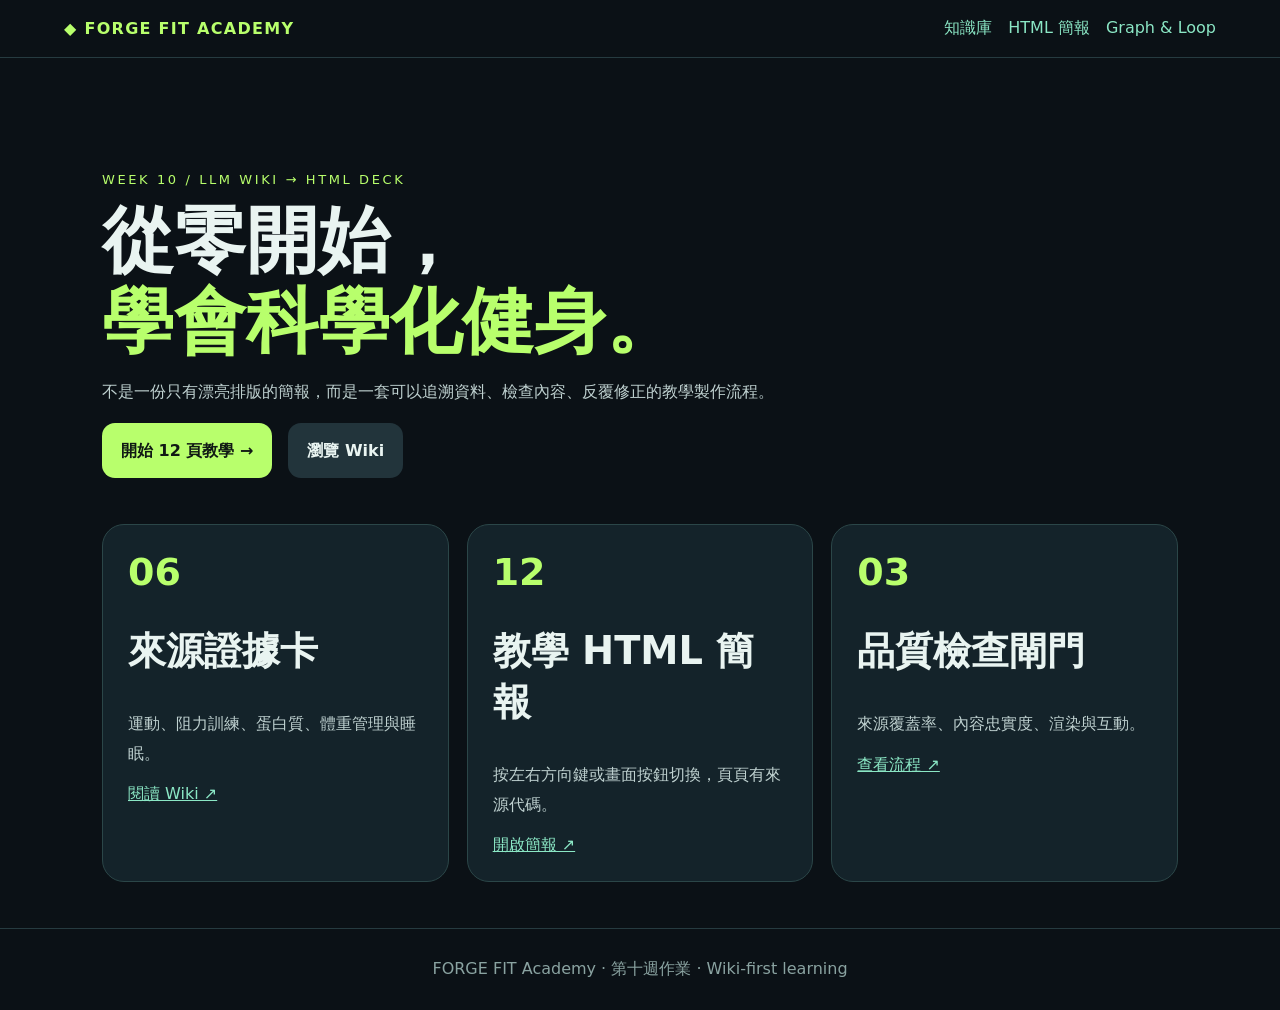
<file: index.html>
<!doctype html><html lang="zh-Hant"><head><meta charset="utf-8"><meta name="viewport" content="width=device-width,initial-scale=1"><title>FORGE FIT Academy｜第十週作業</title><link rel="stylesheet" href="assets/style.css"></head><body><header><a class="brand" href="index.html">◆ FORGE FIT ACADEMY</a><nav><a href="wiki/index.html">知識庫</a>　<a href="slides/deck.html">HTML 簡報</a>　<a href="workflow/report.html">Graph & Loop</a></nav></header><main class="wrap"><div class="hero"><span class="eyebrow">WEEK 10 / LLM WIKI → HTML DECK</span><h1>從零開始，<br><span style="color:#b8ff6c">學會科學化健身。</span></h1><p>不是一份只有漂亮排版的簡報，而是一套可以追溯資料、檢查內容、反覆修正的教學製作流程。</p><p><a class="btn" href="slides/deck.html">開始 12 頁教學 →</a>　<a class="btn secondary" href="wiki/index.html">瀏覽 Wiki</a></p></div><div class="grid"><article class="card"><div class="stat">06</div><h2>來源證據卡</h2><p>運動、阻力訓練、蛋白質、體重管理與睡眠。</p><a href="wiki/index.html">閱讀 Wiki ↗</a></article><article class="card"><div class="stat">12</div><h2>教學 HTML 簡報</h2><p>按左右方向鍵或畫面按鈕切換，頁頁有來源代碼。</p><a href="slides/deck.html">開啟簡報 ↗</a></article><article class="card"><div class="stat">03</div><h2>品質檢查閘門</h2><p>來源覆蓋率、內容忠實度、渲染與互動。</p><a href="workflow/report.html">查看流程 ↗</a></article></div></main><footer>FORGE FIT Academy · 第十週作業 · Wiki-first learning</footer></body></html>
</file>
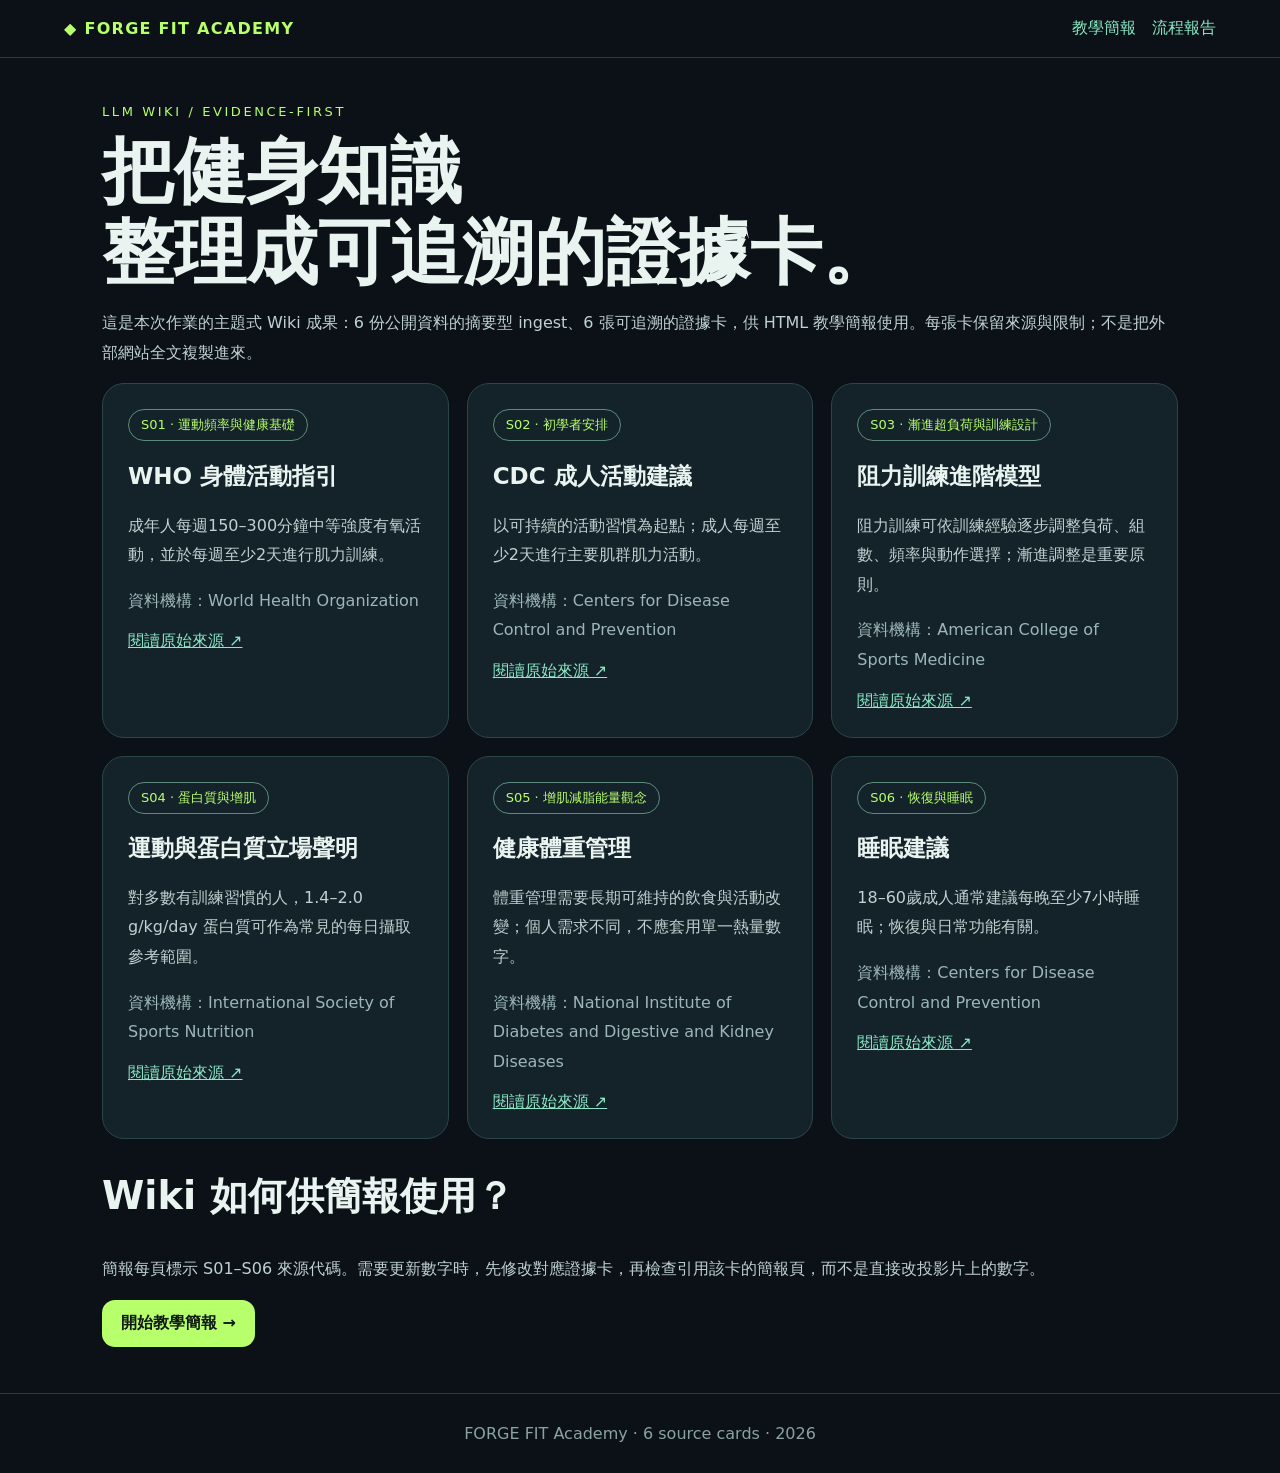
<file: wiki/index.html>
<!doctype html><html lang="zh-Hant"><head><meta charset="utf-8"><meta name="viewport" content="width=device-width,initial-scale=1"><title>FORGE FIT Wiki｜健身知識庫</title><link rel="stylesheet" href="../assets/style.css"></head><body><header><a class="brand" href="../index.html">◆ FORGE FIT ACADEMY</a><nav><a href="../slides/deck.html">教學簡報</a>　<a href="../workflow/report.html">流程報告</a></nav></header><main class="wrap"><div class="eyebrow">LLM WIKI / EVIDENCE-FIRST</div><h1>把健身知識<br>整理成可追溯的證據卡。</h1><p>這是本次作業的主題式 Wiki 成果：6 份公開資料的摘要型 ingest、6 張可追溯的證據卡，供 HTML 教學簡報使用。每張卡保留來源與限制；不是把外部網站全文複製進來。</p><div class="grid"><article class="card" id="S01"><span class="pill">S01 · 運動頻率與健康基礎</span><h2 style="font-size:23px">WHO 身體活動指引</h2><p>成年人每週150–300分鐘中等強度有氧活動，並於每週至少2天進行肌力訓練。</p><p class="muted">資料機構：World Health Organization</p><a href="https://www.who.int/publications/i/item/9789240015128" target="_blank" rel="noopener">閱讀原始來源 ↗</a></article><article class="card" id="S02"><span class="pill">S02 · 初學者安排</span><h2 style="font-size:23px">CDC 成人活動建議</h2><p>以可持續的活動習慣為起點；成人每週至少2天進行主要肌群肌力活動。</p><p class="muted">資料機構：Centers for Disease Control and Prevention</p><a href="https://www.cdc.gov/physical-activity-basics/adults/index.html" target="_blank" rel="noopener">閱讀原始來源 ↗</a></article><article class="card" id="S03"><span class="pill">S03 · 漸進超負荷與訓練設計</span><h2 style="font-size:23px">阻力訓練進階模型</h2><p>阻力訓練可依訓練經驗逐步調整負荷、組數、頻率與動作選擇；漸進調整是重要原則。</p><p class="muted">資料機構：American College of Sports Medicine</p><a href="https://pubmed.ncbi.nlm.nih.gov/19204579/" target="_blank" rel="noopener">閱讀原始來源 ↗</a></article><article class="card" id="S04"><span class="pill">S04 · 蛋白質與增肌</span><h2 style="font-size:23px">運動與蛋白質立場聲明</h2><p>對多數有訓練習慣的人，1.4–2.0 g/kg/day 蛋白質可作為常見的每日攝取參考範圍。</p><p class="muted">資料機構：International Society of Sports Nutrition</p><a href="https://pmc.ncbi.nlm.nih.gov/articles/PMC5598028/" target="_blank" rel="noopener">閱讀原始來源 ↗</a></article><article class="card" id="S05"><span class="pill">S05 · 增肌減脂能量觀念</span><h2 style="font-size:23px">健康體重管理</h2><p>體重管理需要長期可維持的飲食與活動改變；個人需求不同，不應套用單一熱量數字。</p><p class="muted">資料機構：National Institute of Diabetes and Digestive and Kidney Diseases</p><a href="https://www.niddk.nih.gov/health-information/weight-management/adult-overweight-obesity" target="_blank" rel="noopener">閱讀原始來源 ↗</a></article><article class="card" id="S06"><span class="pill">S06 · 恢復與睡眠</span><h2 style="font-size:23px">睡眠建議</h2><p>18–60歲成人通常建議每晚至少7小時睡眠；恢復與日常功能有關。</p><p class="muted">資料機構：Centers for Disease Control and Prevention</p><a href="https://www.cdc.gov/sleep/about/index.html" target="_blank" rel="noopener">閱讀原始來源 ↗</a></article></div><h2>Wiki 如何供簡報使用？</h2><p>簡報每頁標示 S01–S06 來源代碼。需要更新數字時，先修改對應證據卡，再檢查引用該卡的簡報頁，而不是直接改投影片上的數字。</p><a class="btn" href="../slides/deck.html">開始教學簡報 →</a></main><footer>FORGE FIT Academy · 6 source cards · 2026</footer></body></html>
</file>
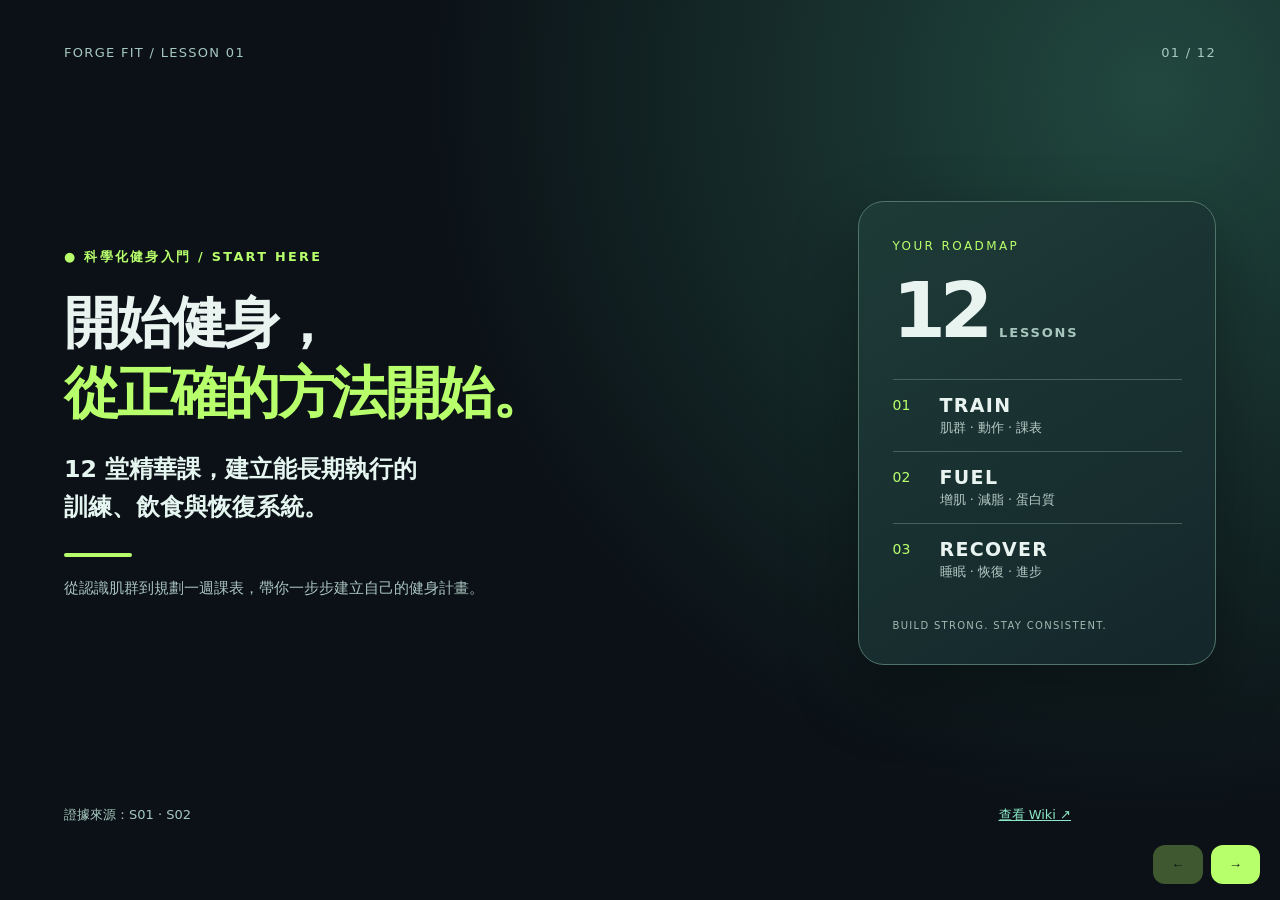
<file: slides/deck.html>
<!doctype html><html lang="zh-Hant"><head><meta charset="utf-8"><meta name="viewport" content="width=device-width,initial-scale=1"><title>FORGE FIT Academy｜12 頁健身教學簡報</title><style>
:root{--bg:#0b1116;--card:#16272b;--line:#33514e;--mint:#b8ff6c;--white:#e9f4f1;--muted:#b7cfcc}*{box-sizing:border-box}html,body{margin:0;height:100%}body{background:var(--bg);color:var(--white);font-family:Inter,"Noto Sans TC",system-ui,sans-serif;overflow:hidden}a{color:#8be7c5}.slide{display:none;min-height:100dvh;height:100dvh;padding:clamp(20px,3.2vw,46px) clamp(20px,5vw,82px) 72px;flex-direction:column;background:radial-gradient(circle at 90% 10%,#21483f,#0b1116 52%)}.slide.active{display:flex}.top,.bottom{display:flex;justify-content:space-between;gap:12px;color:#a6c8bf;font-size:13px;letter-spacing:.1em}.bottom{letter-spacing:0;align-items:center;padding-right:145px}.content{flex:1;min-height:0;display:flex;flex-direction:column;justify-content:center;max-width:1250px;width:100%;margin:auto}.eyebrow{font-size:12px;color:var(--mint);letter-spacing:.18em}.slide h1{font-size:clamp(30px,4.1vw,60px);line-height:1.12;margin:10px 0 8px}.slide h2{font-size:clamp(17px,1.9vw,25px);font-weight:600;color:var(--mint);margin:0 0 22px}.slide p{line-height:1.55}.tiles{display:grid;gap:13px}.tiles.three{grid-template-columns:repeat(3,minmax(0,1fr))}.tiles article,.compare article,.progression>div:not(.arrow),.calculator,.quiz{border:1px solid var(--line);background:var(--card);border-radius:17px;padding:clamp(14px,1.8vw,25px)}.tiles h3,.compare h3{color:var(--mint);font-size:clamp(18px,1.8vw,25px);margin:5px 0 8px}.tiles p,.compare li{color:var(--white);font-size:clamp(15px,1.4vw,19px);margin:0}.tiles small{color:#9cb8b1}.emoji{font-size:26px}.takeaway{background:#21382f;border-left:4px solid var(--mint);padding:13px 17px;border-radius:8px;font-size:clamp(14px,1.4vw,18px);margin:16px 0 0}.hero-metrics{display:flex;gap:16px}.hero-metrics>div{flex:1;border:1px solid var(--line);background:var(--card);padding:24px;border-radius:17px;display:flex;flex-direction:column}.hero-metrics b{font-size:clamp(34px,4vw,65px);color:var(--mint)}.hero-metrics span{font-size:20px}.compare{display:grid;grid-template-columns:1fr 1fr;gap:16px}.compare ul{padding-left:23px;line-height:2;margin-bottom:0}.tag{color:#9fe7cf;font-size:12px;letter-spacing:.1em}.progression{display:flex;align-items:stretch;gap:12px}.progression>div:not(.arrow){flex:1;display:flex;flex-direction:column;gap:15px}.progression span{color:#a6c8bf}.progression b{font-size:clamp(20px,2.5vw,33px);color:var(--mint)}.progression small{color:var(--muted)}.arrow{align-self:center;font-size:25px;color:var(--mint)}.week{display:grid;grid-template-columns:repeat(7,minmax(0,1fr));gap:9px}.week>div{background:var(--card);border:1px solid var(--line);border-radius:14px;padding:15px 8px;min-height:135px;display:flex;flex-direction:column;gap:20px;text-align:center}.week b{color:var(--mint)}.week span{font-size:16px}.calculator label{display:block;color:var(--mint);margin-bottom:12px}.calc-row{display:flex;gap:24px;align-items:center}.calculator input{width:160px;background:#0b1116;color:var(--white);border:1px solid #86b5a3;border-radius:10px;padding:13px;font-size:25px}.result{display:flex;flex-direction:column;gap:6px}.result strong{font-size:clamp(25px,3vw,42px);color:var(--mint)}.result small{color:var(--muted)}.calculator p{font-size:15px;color:var(--muted)}.question{font-size:clamp(20px,2vw,28px);margin:0 0 20px}.answers{display:flex;gap:12px;flex-wrap:wrap}.answers button{background:#263e3b;color:var(--white);border:1px solid #678b80;border-radius:12px;padding:15px 20px;font-size:16px;cursor:pointer}.answers button:hover{border-color:var(--mint)}#quiz-feedback{color:var(--mint)}.checklist{display:grid;grid-template-columns:1fr 1fr;gap:15px}.checklist label{padding:22px;background:var(--card);border:1px solid var(--line);border-radius:14px;font-size:clamp(16px,1.7vw,22px);cursor:pointer}.checklist input{accent-color:#b8ff6c;transform:scale(1.25);margin-right:12px}.controls{position:fixed;right:20px;bottom:16px;display:flex;gap:8px}.controls button{border:0;border-radius:12px;padding:12px 18px;background:var(--mint);color:#101914;font-weight:800;cursor:pointer}.controls button:disabled{opacity:.3}button:focus-visible,a:focus-visible,input:focus-visible{outline:3px solid white;outline-offset:3px}
@media(max-width:800px){.slide{overflow-y:auto;padding:18px 17px 78px}.content{justify-content:flex-start;padding-top:25px;flex:0 0 auto}.slide h1{font-size:clamp(29px,7vw,43px)}.slide h2{font-size:17px;margin-bottom:16px}.tiles.three{grid-template-columns:repeat(2,minmax(0,1fr))}.tiles article{padding:13px}.tiles p,.compare li{font-size:15px}.compare{grid-template-columns:1fr}.compare ul{line-height:1.65}.week{grid-template-columns:repeat(2,minmax(0,1fr))}.week>div{min-height:65px;gap:8px}.progression{flex-direction:column}.arrow{transform:rotate(90deg)}.checklist{grid-template-columns:1fr}.bottom{padding-right:0;margin-top:auto;padding-top:20px;font-size:11px}.calc-row{flex-direction:column;align-items:flex-start}.hero-metrics>div{padding:12px}.hero-metrics span{font-size:15px}.controls{bottom:9px}.slide .takeaway{font-size:14px}}
@media(max-width:380px){.tiles.three{grid-template-columns:1fr}.top{font-size:10px}}
@media print{body{overflow:visible}.slide,.slide.active{display:flex;height:100vh;break-after:page;overflow:hidden}.controls{display:none}}

/* Layout refinement v2: stronger hierarchy, consistent alignment and breathing room */
.slide{padding-top:clamp(28px,3.5vw,58px);padding-bottom:76px}.slide .content{max-width:1330px}.slide:not(.cover) .content{justify-content:center}.slide:not(.cover) h1{font-size:clamp(32px,3.65vw,57px);letter-spacing:-.025em;margin-bottom:15px}.slide:not(.cover) h2{max-width:1100px;line-height:1.4;margin-bottom:25px}.slide:not(.cover) .eyebrow{font-weight:700;margin-bottom:6px}.tiles article,.compare article{box-shadow:0 12px 28px #00000015}.takeaway{max-width:1180px}.cover .content{justify-content:center}.cover-layout{display:grid;grid-template-columns:minmax(0,1.35fr) minmax(310px,.65fr);gap:clamp(30px,4vw,75px);align-items:center;width:100%}.cover-copy{min-width:0}.cover .eyebrow{font-size:clamp(12px,1vw,15px);font-weight:700;color:#b8ff6c}.cover h1{font-size:clamp(42px,4.35vw,76px);letter-spacing:-.045em;line-height:1.25;margin:22px 0 24px;max-width:none}.cover h1 em{font-style:normal;color:#b8ff6c}.cover-lead{font-size:clamp(21px,1.85vw,30px);font-weight:650;line-height:1.6!important;color:#e5f5f0}.cover-rule{width:68px;height:4px;background:#b8ff6c;border-radius:3px;margin:26px 0 18px}.cover-note{font-size:clamp(15px,1.15vw,19px);color:#aac4c0;max-width:610px;line-height:1.8!important}.cover-panel{background:linear-gradient(150deg,#1e3b37,#14272b);border:1px solid #507469;border-radius:26px;padding:clamp(22px,2.6vw,42px);box-shadow:0 28px 70px #0005;min-width:0}.panel-kicker{color:#b8ff6c;font-size:12px;letter-spacing:.2em}.cover-number{font-size:clamp(65px,6vw,105px);font-weight:900;letter-spacing:-.08em;line-height:1.15;margin:13px 0 23px}.cover-number span{font-size:13px;letter-spacing:.14em;font-weight:600;color:#a7c6bd;margin-left:12px}.roadmap{display:flex;flex-direction:column;gap:0}.roadmap>div{display:grid;grid-template-columns:35px 1fr;column-gap:12px;align-items:center;padding:14px 0;border-top:1px solid #42615b}.roadmap>div>span{color:#b8ff6c;font-size:14px}.roadmap strong{font-size:19px;letter-spacing:.07em}.roadmap small{grid-column:2;color:#b4cac4;font-size:13px;margin-top:3px}.panel-foot{font-size:10px;letter-spacing:.13em;color:#9fbbb2;margin-top:25px}.bottom{position:relative}.cover .bottom{max-width:none}
@media(max-width:1000px){.cover-layout{grid-template-columns:1fr .75fr;gap:24px}.cover h1{font-size:clamp(38px,4.8vw,60px)}.cover-panel{padding:22px}.cover-number{font-size:68px}}
@media(max-width:700px){.cover-layout{grid-template-columns:1fr;gap:22px}.cover .content{padding-top:25px}.cover h1{font-size:clamp(34px,8vw,52px);margin:15px 0}.cover-lead{font-size:19px}.cover-lead br{display:none}.cover-rule{margin:16px 0 10px}.cover-note{font-size:14px}.cover-panel{padding:18px;border-radius:18px}.cover-number{font-size:48px;margin:5px 0 8px}.cover-number span{font-size:11px}.roadmap{display:grid;grid-template-columns:repeat(3,1fr);gap:10px}.roadmap>div{display:flex;flex-direction:column;align-items:flex-start;gap:3px;padding:10px 0}.roadmap strong{font-size:12px}.roadmap small{font-size:10px}.panel-foot{margin-top:10px}.slide:not(.cover) h1{font-size:clamp(29px,7vw,42px)}}
@media(max-height:720px) and (min-width:701px){.cover h1{font-size:clamp(37px,4vw,60px)}.cover-panel{padding:20px}.cover-number{font-size:58px;margin:5px 0}.roadmap>div{padding:8px 0}.cover-rule{margin:12px 0}}
</style></head><body><section class="slide cover" data-n="1" aria-label="第 1 頁"><div class="top"><span>FORGE FIT / LESSON 01</span><span>01 / 12</span></div><main class="content"><div class="cover-layout"><div class="cover-copy"><div class="eyebrow">● 科學化健身入門 / START HERE</div><h1>開始健身，<br><em>從正確的方法開始。</em></h1><p class="cover-lead">12 堂精華課，建立能長期執行的<br>訓練、飲食與恢復系統。</p><div class="cover-rule"></div><p class="cover-note">從認識肌群到規劃一週課表，帶你一步步建立自己的健身計畫。</p></div><aside class="cover-panel"><span class="panel-kicker">YOUR ROADMAP</span><div class="cover-number">12<span>LESSONS</span></div><div class="roadmap"><div><span>01</span><strong>TRAIN</strong><small>肌群 · 動作 · 課表</small></div><div><span>02</span><strong>FUEL</strong><small>增肌 · 減脂 · 蛋白質</small></div><div><span>03</span><strong>RECOVER</strong><small>睡眠 · 恢復 · 進步</small></div></div><div class="panel-foot">BUILD STRONG. STAY CONSISTENT.</div></aside></div></main><div class="bottom"><span>證據來源：S01 · S02</span><a href="../wiki/index.html">查看 Wiki ↗</a></div></section><section class="slide" data-n="2" aria-label="第 2 頁"><div class="top"><span>FORGE FIT / LESSON 02</span><span>02 / 12</span></div><main class="content"><div class="eyebrow">科學化健身入門 · LESSON 02</div><h1>運動帶來什麼好處？</h1><h2>不只是體態改變</h2><div class="tiles three"><article><span class="emoji">❤️</span><h3>健康</h3><p>規律活動有助整體健康與體能。</p></article><article><span class="emoji">🏋️</span><h3>肌力</h3><p>以每週至少 2 天肌力活動作為起點。</p></article><article><span class="emoji">🚶</span><h3>活動量</h3><p>搭配步行或其他適合自己的有氧活動。</p></article></div><p class="takeaway">小任務：先在行事曆保留兩個固定運動時段。</p></main><div class="bottom"><span>證據來源：S01 · S02</span><a href="../wiki/index.html">查看 Wiki ↗</a></div></section><section class="slide" data-n="3" aria-label="第 3 頁"><div class="top"><span>FORGE FIT / LESSON 03</span><span>03 / 12</span></div><main class="content"><div class="eyebrow">科學化健身入門 · LESSON 03</div><h1>六大肌群，怎麼練？</h1><h2>先認識部位，再挑選適合的動作</h2><div class="tiles three muscle-grid"><article><h3>胸部</h3><p>伏地挺身／臥推</p><small>推的動作</small></article><article><h3>背部</h3><p>划船／下拉</p><small>拉的動作</small></article><article><h3>肩部</h3><p>肩推</p><small>肩部推舉</small></article><article><h3>腿部</h3><p>深蹲／髖鉸鏈</p><small>下肢訓練</small></article><article><h3>手臂</h3><p>彎舉／伸展</p><small>手臂訓練</small></article><article><h3>核心</h3><p>平板支撐</p><small>軀幹穩定</small></article></div><p class="takeaway">新手提醒：這些是示範動作，不是唯一選項；先求穩定再增加難度。</p></main><div class="bottom"><span>證據來源：S03</span><a href="../wiki/index.html">查看 Wiki ↗</a></div></section><section class="slide" data-n="4" aria-label="第 4 頁"><div class="top"><span>FORGE FIT / LESSON 04</span><span>04 / 12</span></div><main class="content"><div class="eyebrow">科學化健身入門 · LESSON 04</div><h1>新手 vs 進階者</h1><h2>不是重量越大就越進階</h2><div class="compare"><article><span class="tag">BEGINNER / 新手</span><h3>先建立基礎</h3><ul><li>優先學習動作與控制</li><li>固定每週訓練時段</li><li>保留餘力，觀察恢復</li></ul></article><article><span class="tag">ADVANCED / 進階</span><h3>精準調整刺激</h3><ul><li>記錄組數、次數、負荷</li><li>依目標調整訓練量</li><li>安排強度變化與恢復</li></ul></article></div><p class="takeaway">進階不等於每次練到力竭；適合自己的進度才重要。</p></main><div class="bottom"><span>證據來源：S03</span><a href="../wiki/index.html">查看 Wiki ↗</a></div></section><section class="slide" data-n="5" aria-label="第 5 頁"><div class="top"><span>FORGE FIT / LESSON 05</span><span>05 / 12</span></div><main class="content"><div class="eyebrow">科學化健身入門 · LESSON 05</div><h1>漸進超負荷</h1><h2>每週進步一小步</h2><div class="progression"><div><span>第 1 週</span><b>8 次 × 3 組</b><small>動作穩定</small></div><div class="arrow">→</div><div><span>第 2 週</span><b>10 次 × 3 組</b><small>先增加次數</small></div><div class="arrow">→</div><div><span>之後</span><b>適度加重</b><small>再評估負荷</small></div></div><p class="takeaway">這是示範，不是固定進度表。若動作品質下降，先維持原負荷。</p></main><div class="bottom"><span>證據來源：S03</span><a href="../wiki/index.html">查看 Wiki ↗</a></div></section><section class="slide" data-n="6" aria-label="第 6 頁"><div class="top"><span>FORGE FIT / LESSON 06</span><span>06 / 12</span></div><main class="content"><div class="eyebrow">科學化健身入門 · LESSON 06</div><h1>你的第一週課表</h1><h2>全身訓練是簡單起點</h2><div class="week"><div><b>MON 一</b><span>全身肌力</span></div><div><b>TUE 二</b><span>步行／恢復</span></div><div><b>WED 三</b><span>全身肌力</span></div><div><b>THU 四</b><span>輕度活動</span></div><div><b>FRI 五</b><span>全身肌力</span></div><div><b>SAT 六</b><span>自由活動</span></div><div><b>SUN 日</b><span>休息／檢視</span></div></div><p class="takeaway">每次可選：下肢、推、拉、核心等動作，先確保可持續。</p></main><div class="bottom"><span>證據來源：S01 · S02 · S03</span><a href="../wiki/index.html">查看 Wiki ↗</a></div></section><section class="slide" data-n="7" aria-label="第 7 頁"><div class="top"><span>FORGE FIT / LESSON 07</span><span>07 / 12</span></div><main class="content"><div class="eyebrow">科學化健身入門 · LESSON 07</div><h1>增肌：吃得夠、練得對</h1><h2>營養與阻力訓練相互配合</h2><div class="tiles three"><article><span class="emoji">🏋️</span><h3>訓練</h3><p>持續提供適當阻力刺激。</p></article><article><span class="emoji">🍚</span><h3>能量</h3><p>避免長期攝取不足。</p></article><article><span class="emoji">🥚</span><h3>蛋白質</h3><p>安排穩定且足夠的攝取。</p></article></div><p class="takeaway">追蹤：每週比較體重趨勢與訓練表現，而不是只看單日數字。</p></main><div class="bottom"><span>證據來源：S04 · S05</span><a href="../wiki/index.html">查看 Wiki ↗</a></div></section><section class="slide" data-n="8" aria-label="第 8 頁"><div class="top"><span>FORGE FIT / LESSON 08</span><span>08 / 12</span></div><main class="content"><div class="eyebrow">科學化健身入門 · LESSON 08</div><h1>減脂：追求可持續</h1><h2>不必戒掉所有澱粉</h2><div class="compare"><article><span class="tag">建議做法</span><h3>溫和、可持續</h3><ul><li>觀察整體飲食與份量</li><li>保留蛋白質與蔬果</li><li>搭配規律活動</li></ul></article><article><span class="tag">常見誤區</span><h3>極端限制</h3><ul><li>完全不吃澱粉</li><li>只看單日體重變化</li><li>忽略疲勞與恢復</li></ul></article></div><p class="takeaway">重點不是「吃越少越好」，而是能長期執行的能量管理。</p></main><div class="bottom"><span>證據來源：S05</span><a href="../wiki/index.html">查看 Wiki ↗</a></div></section><section class="slide" data-n="9" aria-label="第 9 頁"><div class="top"><span>FORGE FIT / LESSON 09</span><span>09 / 12</span></div><main class="content"><div class="eyebrow">科學化健身入門 · LESSON 09</div><h1>蛋白質計算練習</h1><h2>用體重建立起始參考</h2><div class="calculator"><label for="weight">輸入體重（kg）</label><div class="calc-row"><input id="weight" type="number" min="20" max="300" value="70" step="1"><div class="result"><strong id="protein">98–140 g／日</strong><small>參考範圍：1.4–2.0 g/kg／日</small></div></div><p>計算：體重 × 1.4 ～ 體重 × 2.0。這是一般訓練者的參考範圍，並非個別醫療或營養處方。</p></div><p class="takeaway">示例：70 kg → 98–140 g／日。請依個人健康與需求調整。</p></main><div class="bottom"><span>證據來源：S04</span><a href="../wiki/index.html">查看 Wiki ↗</a></div></section><section class="slide" data-n="10" aria-label="第 10 頁"><div class="top"><span>FORGE FIT / LESSON 10</span><span>10 / 12</span></div><main class="content"><div class="eyebrow">科學化健身入門 · LESSON 10</div><h1>睡眠與恢復</h1><h2>休息是進步的一部分</h2><div class="tiles three"><article><span class="emoji">🌙</span><h3>睡眠</h3><p>18–60 歲成人通常至少 7 小時。</p></article><article><span class="emoji">🔄</span><h3>恢復</h3><p>安排休息，留意持續疲勞。</p></article><article><span class="emoji">📝</span><h3>紀錄</h3><p>觀察睡眠、表現與身體感受。</p></article></div><p class="takeaway">若有持續疼痛或異常不適，停止勉強訓練並尋求專業協助。</p></main><div class="bottom"><span>證據來源：S06</span><a href="../wiki/index.html">查看 Wiki ↗</a></div></section><section class="slide" data-n="11" aria-label="第 11 頁"><div class="top"><span>FORGE FIT / LESSON 11</span><span>11 / 12</span></div><main class="content"><div class="eyebrow">科學化健身入門 · LESSON 11</div><h1>兩個常見迷思</h1><h2>用觀念檢查自己的計畫</h2><div class="quiz"><p class="question">問題：減脂一定要完全不吃澱粉嗎？</p><div class="answers"><button type="button" data-answer="wrong">A. 是，澱粉都要戒掉</button><button type="button" data-answer="right">B. 否，重點是整體飲食模式</button></div><p id="quiz-feedback" role="status" aria-live="polite">請選擇一個答案。</p></div><p class="takeaway">另一個迷思：不需要每天高強度訓練；休息同樣重要。</p></main><div class="bottom"><span>證據來源：S02 · S05</span><a href="../wiki/index.html">查看 Wiki ↗</a></div></section><section class="slide" data-n="12" aria-label="第 12 頁"><div class="top"><span>FORGE FIT / LESSON 12</span><span>12 / 12</span></div><main class="content"><div class="eyebrow">科學化健身入門 · LESSON 12</div><h1>開始你的第一週</h1><h2>把知識變成行動</h2><div class="checklist"><label><input type="checkbox"> 選出 4–6 個基本動作</label><label><input type="checkbox"> 安排每週 2–3 次肌力訓練</label><label><input type="checkbox"> 記錄次數、重量與感受</label><label><input type="checkbox"> 檢查飲食、睡眠與恢復</label></div><p class="takeaway">開始前先問自己：下週哪兩天，我真的能留給運動？</p></main><div class="bottom"><span>證據來源：S01 · S02 · S03 · S06</span><a href="../wiki/index.html">查看 Wiki ↗</a></div></section><nav class="controls" aria-label="簡報控制"><button id="prev" aria-label="上一頁">←</button><button id="next" aria-label="下一頁">→</button></nav><script>
const pages=[...document.querySelectorAll('.slide')];let current=0;
function show(n){current=Math.max(0,Math.min(pages.length-1,n));pages.forEach((p,i)=>{p.classList.toggle('active',i===current);p.setAttribute('aria-hidden',i!==current)});document.getElementById('prev').disabled=current===0;document.getElementById('next').disabled=current===pages.length-1;history.replaceState(null,'','#slide-'+(current+1))}
document.getElementById('prev').addEventListener('click',()=>show(current-1));document.getElementById('next').addEventListener('click',()=>show(current+1));
document.addEventListener('keydown',e=>{if(['INPUT','TEXTAREA','BUTTON'].includes(document.activeElement?.tagName)&&e.key===' ')return;if(['ArrowRight','PageDown',' '].includes(e.key)){e.preventDefault();show(current+1)}if(['ArrowLeft','PageUp'].includes(e.key)){e.preventDefault();show(current-1)}});
const weight=document.getElementById('weight');weight.addEventListener('input',()=>{const w=Number(weight.value);document.getElementById('protein').textContent=w>=20&&w<=300?`${(w*1.4).toFixed(0)}–${(w*2).toFixed(0)} g／日`:'請輸入 20–300 kg'});
document.querySelectorAll('[data-answer]').forEach(btn=>btn.addEventListener('click',()=>{document.getElementById('quiz-feedback').textContent=btn.dataset.answer==='right'?'答對了！減脂重點是長期能量管理與可持續的飲食。':'再想想：不需要完全戒掉某一類食物。'}));
const match=location.hash.match(/slide-(\d+)/);show(match?Number(match[1])-1:0);
</script></body></html>
</file>
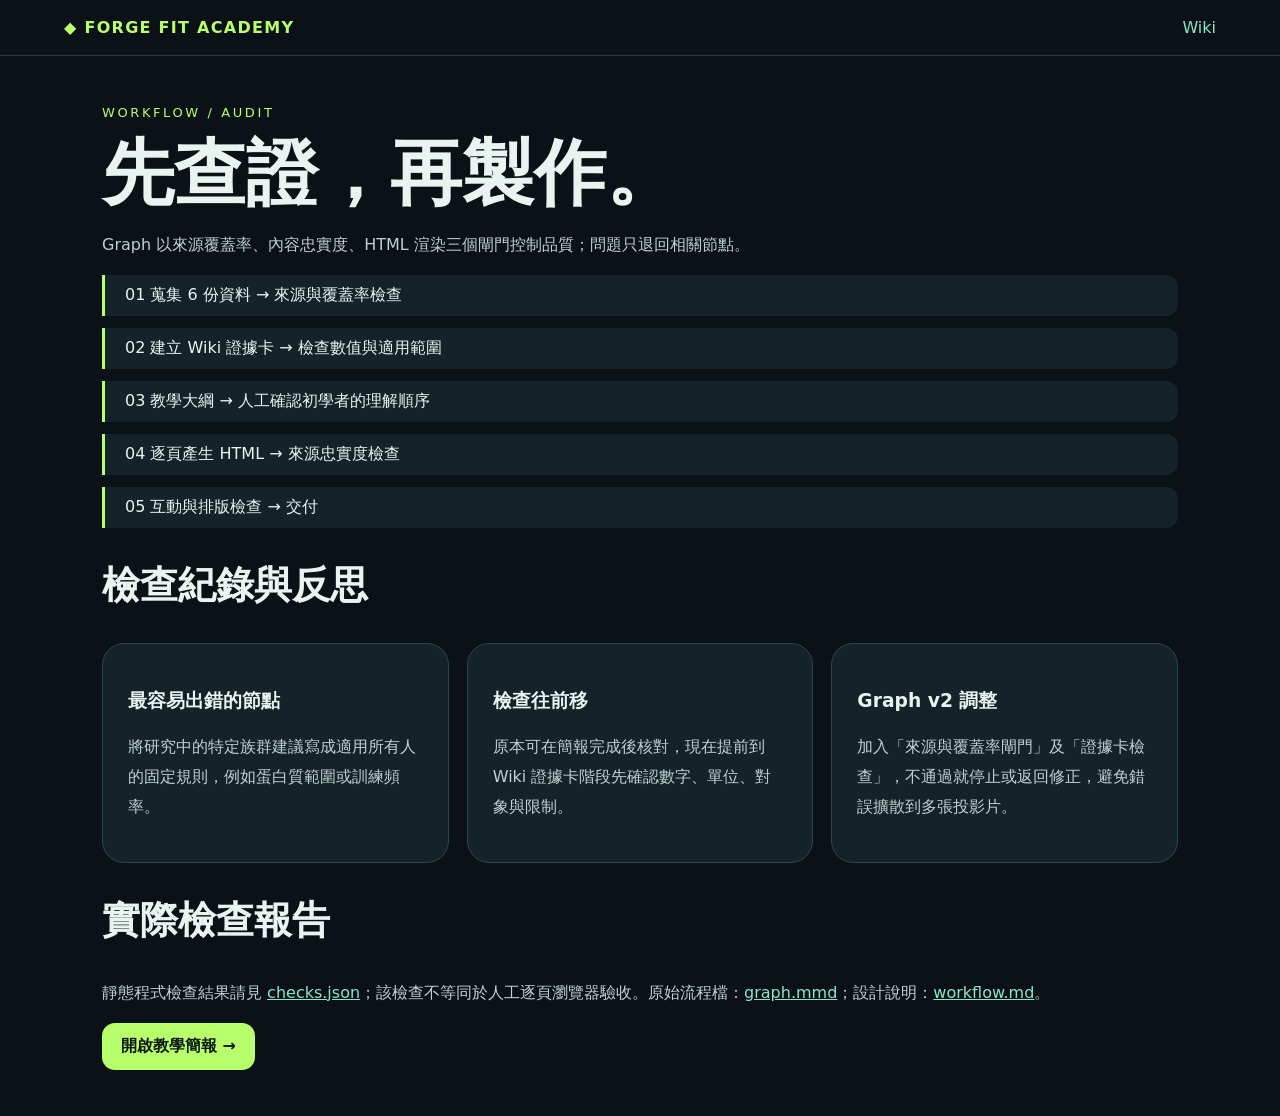
<file: workflow/report.html>
<!doctype html><html lang="zh-Hant"><head><meta charset="utf-8"><meta name="viewport" content="width=device-width,initial-scale=1"><title>流程與檢查｜FORGE FIT</title><link rel="stylesheet" href="../assets/style.css"></head><body><header><a class="brand" href="../index.html">◆ FORGE FIT ACADEMY</a><a href="../wiki/index.html">Wiki</a></header><main class="wrap"><span class="eyebrow">WORKFLOW / AUDIT</span><h1>先查證，再製作。</h1><p>Graph 以來源覆蓋率、內容忠實度、HTML 渲染三個閘門控制品質；問題只退回相關節點。</p><div class="steps"><div class="step">01 蒐集 6 份資料 → 來源與覆蓋率檢查</div><div class="step">02 建立 Wiki 證據卡 → 檢查數值與適用範圍</div><div class="step">03 教學大綱 → 人工確認初學者的理解順序</div><div class="step">04 逐頁產生 HTML → 來源忠實度檢查</div><div class="step">05 互動與排版檢查 → 交付</div></div><h2>檢查紀錄與反思</h2><div class="grid"><article class="card"><h3>最容易出錯的節點</h3><p>將研究中的特定族群建議寫成適用所有人的固定規則，例如蛋白質範圍或訓練頻率。</p></article><article class="card"><h3>檢查往前移</h3><p>原本可在簡報完成後核對，現在提前到 Wiki 證據卡階段先確認數字、單位、對象與限制。</p></article><article class="card"><h3>Graph v2 調整</h3><p>加入「來源與覆蓋率閘門」及「證據卡檢查」，不通過就停止或返回修正，避免錯誤擴散到多張投影片。</p></article></div><h2>實際檢查報告</h2><p>靜態程式檢查結果請見 <a href="checks.json">checks.json</a>；該檢查不等同於人工逐頁瀏覽器驗收。原始流程檔：<a href="graph.mmd">graph.mmd</a>；設計說明：<a href="workflow.md">workflow.md</a>。</p><a class="btn" href="../slides/deck.html">開啟教學簡報 →</a></main></body></html>
</file>
<file: assets/style.css>
*{box-sizing:border-box}html{scroll-behavior:smooth}body{margin:0;background:#0b1116;color:#e9f4f1;font-family:Inter,"Noto Sans TC",system-ui,sans-serif}a{color:#8be7c5}header{display:flex;justify-content:space-between;align-items:center;padding:18px max(5vw,20px);border-bottom:1px solid #263b40;gap:12px;flex-wrap:wrap}header a{text-decoration:none}.brand{font-weight:900;letter-spacing:.08em;color:#b8ff6c}.wrap{max-width:1120px;margin:auto;padding:46px 22px}.eyebrow{color:#b8ff6c;font-size:13px;letter-spacing:.2em;text-transform:uppercase}h1{font-size:clamp(35px,6vw,72px);line-height:1.12;margin:12px 0}h2{font-size:clamp(26px,3vw,40px)}p{color:#bfd1d0;line-height:1.85}.hero{padding:65px 0 30px}.muted{color:#9db6b7}.grid{display:grid;grid-template-columns:repeat(auto-fit,minmax(270px,1fr));gap:18px}.card{background:#14232a;border:1px solid #2b4648;border-radius:22px;padding:25px}.pill{display:inline-block;border:1px solid #5c8b79;border-radius:100px;padding:6px 12px;color:#b8ff6c;font-size:13px}.btn{display:inline-block;border:0;border-radius:13px;padding:13px 19px;background:#b8ff6c;color:#101914;font-weight:800;text-decoration:none;cursor:pointer}.secondary{background:#22343b;color:#eaf5f2}.stat{font-size:38px;font-weight:900;color:#b8ff6c}.source{font-size:13px;color:#8be7c5}.steps{counter-reset:steps}.step{border-left:3px solid #b8ff6c;padding:10px 20px;margin:12px 0;background:#14232a;border-radius:0 12px 12px 0}footer{padding:30px;text-align:center;border-top:1px solid #263b40;color:#8aa3a1}button:focus-visible,a:focus-visible{outline:3px solid #fff;outline-offset:4px}@media(max-width:650px){header{padding:15px}.wrap{padding:25px 16px}.card{padding:20px}}
</file>
